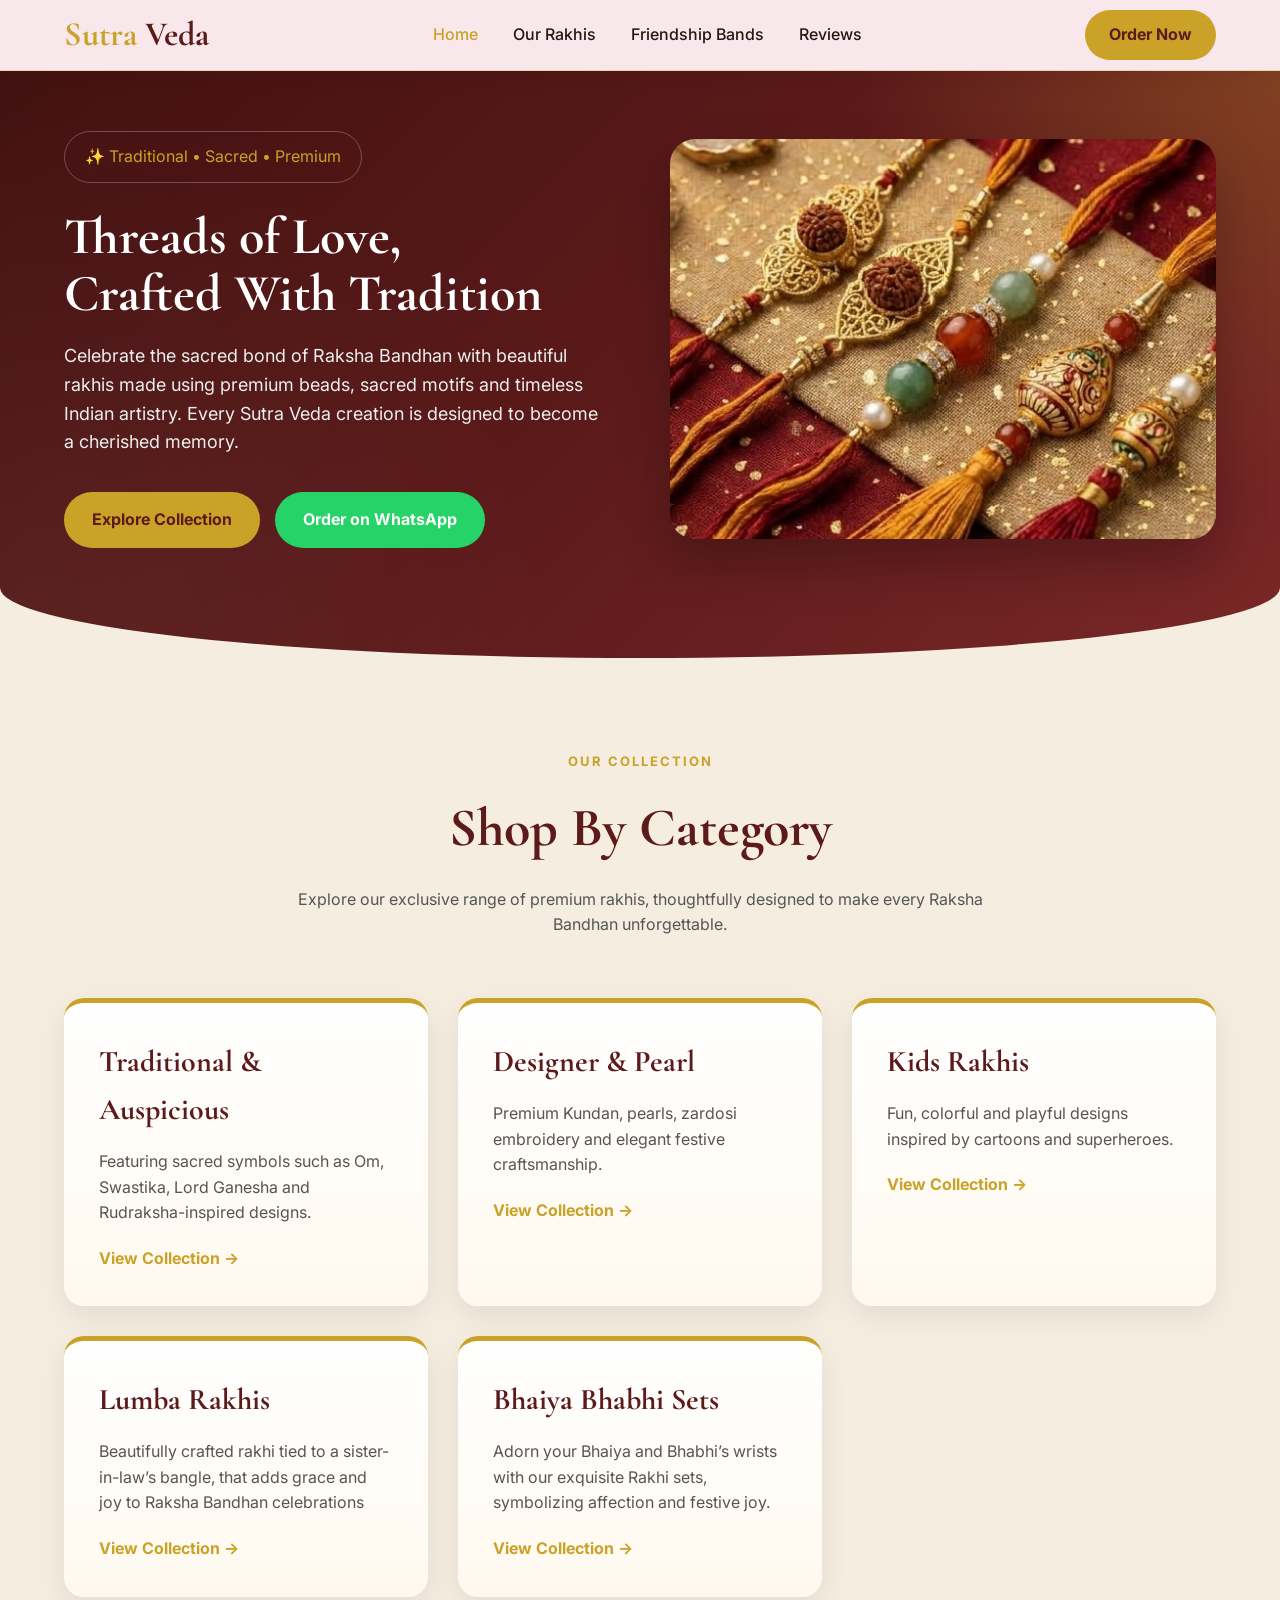
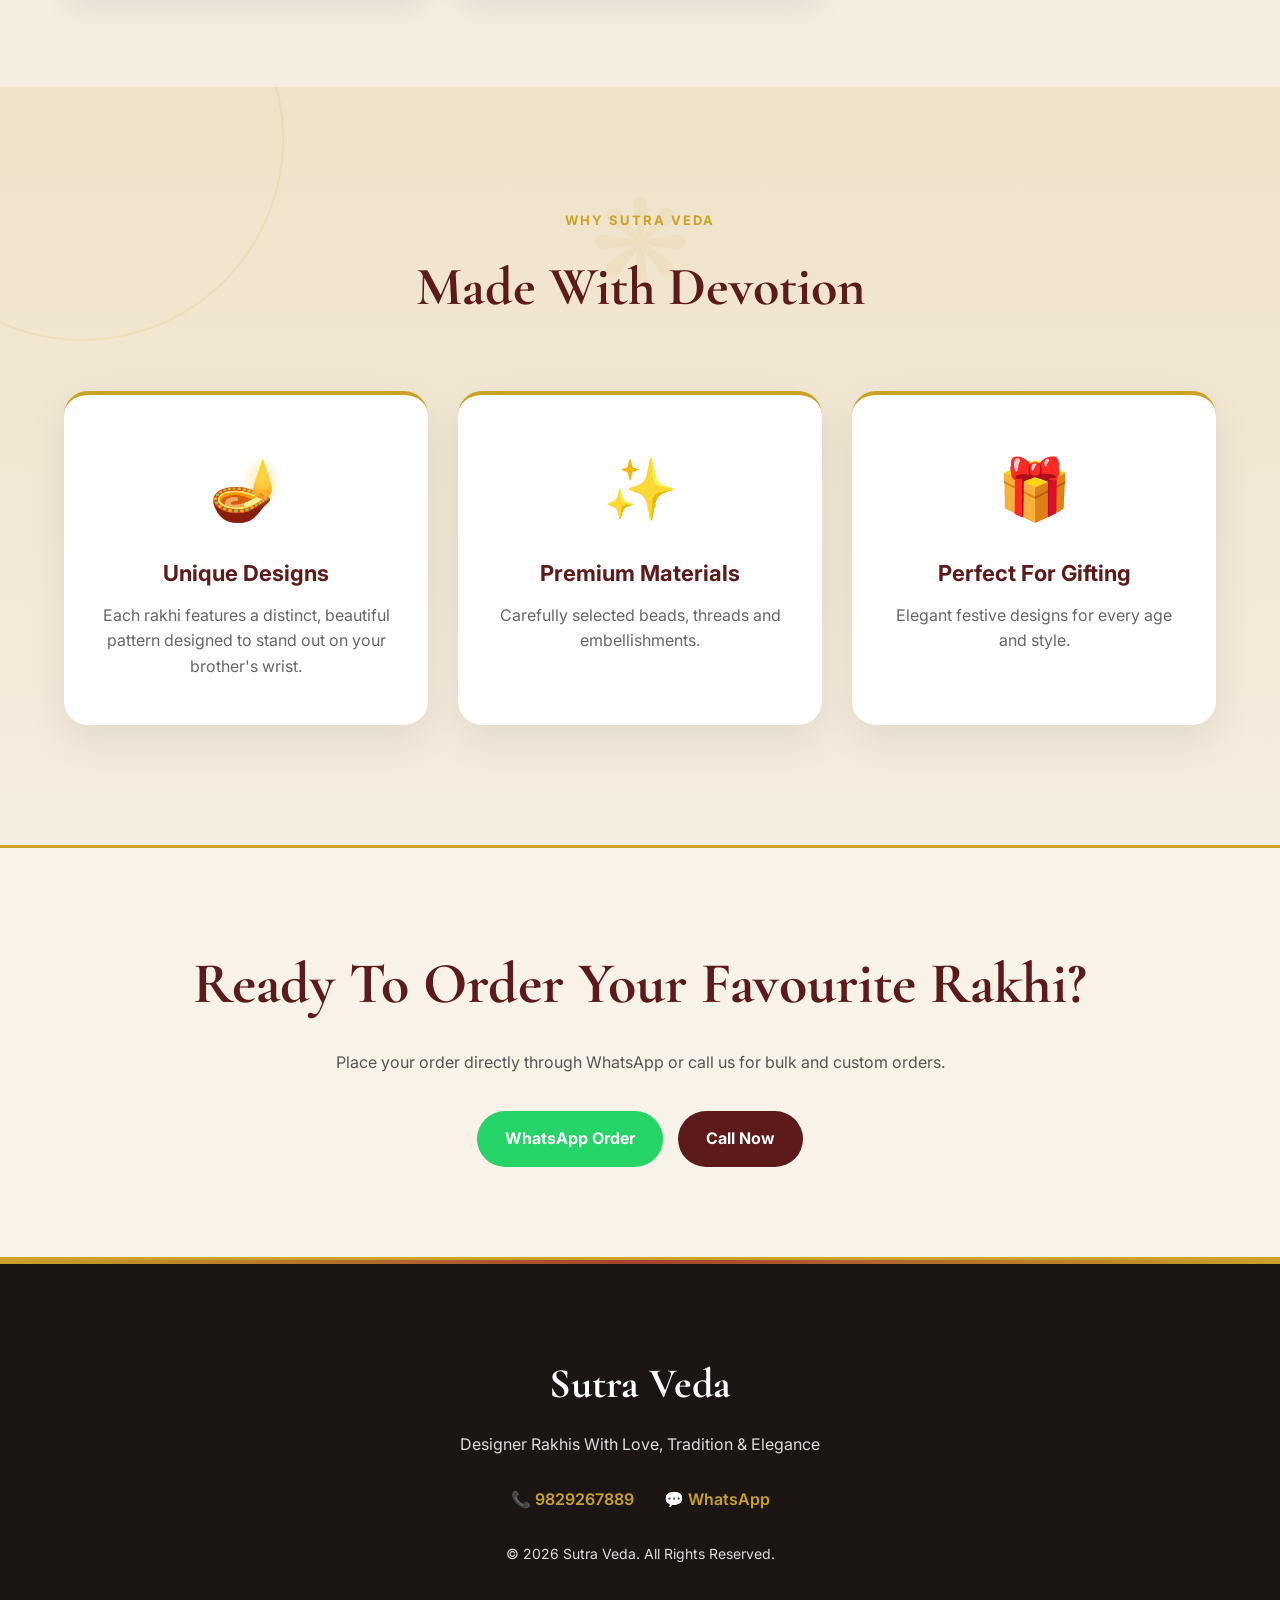
<file: Sutra Veda/index.html>
<!DOCTYPE html>
<html lang="en">

<head>

    <meta charset="UTF-8">
    <meta name="viewport" content="width=device-width, initial-scale=1.0">

    <title>Sutra Veda | Exclusive Rakhi Collection</title>

    <meta name="description"
        content="Premium rakhis made with love, tradition and artistry. Order directly via WhatsApp or Call.">

    <link rel="preconnect" href="https://fonts.googleapis.com">
    <link rel="preconnect" href="https://fonts.gstatic.com" crossorigin>

    <link
        href="https://fonts.googleapis.com/css2?family=Cormorant+Garamond:wght@500;600;700&family=Inter:wght@300;400;500;600;700&display=swap"
        rel="stylesheet">

    <link rel="stylesheet" href="css/style.css">

</head>

<body>

    <!-- NAVBAR -->

    <header class="header">

        <div class="container">

            <nav class="navbar">

                <a href="index.html" class="logo">
                    <span>Sutra</span> Veda
                </a>

                <button class="menu-toggle">
                    ☰
                </button>

                <ul class="nav-links">

                    <li><a href="index.html" class="active">Home</a></li>

                    <li><a href="products.html">Our Rakhis</a></li>

                    <li><a href="friendship-bands.html">Friendship Bands</a></li>

                    <li><a href="reviews.html">Reviews</a></li>


                </ul>

                <a href="https://wa.me/919829267889" target="_blank" class="nav-btn">

                    Order Now

                </a>

            </nav>

        </div>

    </header>

    

    <!-- HERO -->

    <section class="hero">

        <div class="container">

            <div class="hero-grid">

                <div class="hero-content">

                    <div class="hero-tag">

                        ✨ Traditional • Sacred • Premium

                    </div>

                    <h1>

                        Threads of Love,
                        <br>
                        Crafted With Tradition

                    </h1>

                    <p>

                        Celebrate the sacred bond of Raksha Bandhan with
                        beautiful rakhis made using premium beads,
                        sacred motifs and timeless Indian artistry.

                        Every Sutra Veda creation is designed to become a
                        cherished memory.

                    </p>
                    

                    <div class="hero-buttons">

                        <a href="products.html" class="btn-primary">

                            Explore Collection

                        </a>

                        <a href="https://wa.me/919829267889" target="_blank" class="btn-whatsapp">

                            Order on WhatsApp

                        </a>

                    </div>
                    

                </div>

                <div class="hero-image">

                    <img src="images/hero-rakhi.jpg" alt="Sutra Veda Rakhi">

                </div>

            </div>

        </div>

    </section>

    <!-- CATEGORY SECTION -->

    <section class="categories">

        <div class="container">

            <div class="section-header">

                <span>OUR COLLECTION</span>

                <h2>Shop By Category</h2>

                <p>

                    Explore our exclusive range of premium rakhis,
                    thoughtfully designed to make every Raksha Bandhan unforgettable.

                </p>

            </div>

            <div class="category-grid">

                <div class="category-card">

                    <h3>Traditional & Auspicious</h3>

                    <p>

                        Featuring sacred symbols such as Om, Swastika,
                        Lord Ganesha and Rudraksha-inspired designs.

                    </p>

                    <a href="products.html?category=Traditional%20%26%20Auspicious">
                        View Collection →
                    </a>

                </div>

                <div class="category-card">

                    <h3>Designer & Pearl</h3>

                    <p>

                        Premium Kundan, pearls, zardosi embroidery
                        and elegant festive craftsmanship.

                    </p>

                    <a href="products.html?category=Designer%20%26%20Pearl">
                        View Collection →
                    </a>

                </div>


                <div class="category-card">

                    <h3>Kids Rakhis</h3>

                    <p>

                        Fun, colorful and playful designs inspired
                        by cartoons and superheroes.

                    </p>

                    <a href="products.html?category=Kids%20Rakhis">
                        View Collection →
                    </a>

                </div>

                <div class="category-card">

                    <h3>Lumba Rakhis</h3>

                    <p>

                        Beautifully crafted rakhi tied to a sister-in-law’s bangle,
                        that adds grace and joy to Raksha Bandhan celebrations

                    </p>

                    <a href="products.html?category=Lumba%20Rakhis">
                        View Collection →
                    </a>

                </div>

                <div class="category-card">

                    <h3>Bhaiya Bhabhi Sets</h3>

                    <p>

                        Adorn your Bhaiya and Bhabhi’s wrists
                        with our exquisite Rakhi sets, symbolizing affection and festive joy.

                    </p>

                    <a href="products.html?category=Bhaiya%20Bhabhi%20Sets">
                        View Collection →
                    </a>

                </div>

            </div>

        </div>

    </section>

    <!-- WHY US -->


    <section class="why-us">

        <div class="container">

            <div class="section-header">

                <span>WHY SUTRA VEDA</span>

                <h2>Made With Devotion</h2>

            </div>

            <div class="why-grid">

                <div class="why-card">

                    <div class="icon">🪔</div>

                    <h3>Unique Designs</h3>

                    <p>

                        Each rakhi features a distinct,
                        beautiful pattern designed to stand out on your brother's wrist.

                    </p>

                </div>

                <div class="why-card">

                    <div class="icon">✨</div>

                    <h3>Premium Materials</h3>

                    <p>

                        Carefully selected beads,
                        threads and embellishments.

                    </p>

                </div>

                <div class="why-card">

                    <div class="icon">🎁</div>

                    <h3>Perfect For Gifting</h3>

                    <p>

                        Elegant festive designs for
                        every age and style.

                    </p>

                </div>

            </div>

        </div>

    </section>

    <!-- CTA -->

    <section class="cta">

        <div class="container">

            <h2>

                Ready To Order Your Favourite Rakhi?

            </h2>

            <p>

                Place your order directly through WhatsApp
                or call us for bulk and custom orders.

            </p>

            <div class="cta-buttons">

                <a href="https://wa.me/919829267889" target="_blank" class="btn-whatsapp">

                    WhatsApp Order

                </a>

                <a href="tel:9829267889" class="btn-call">

                    Call Now

                </a>

            </div>

        </div>

    </section>

    <!-- FOOTER -->

    <footer class="footer">

        <div class="container">

            <h3>Sutra Veda</h3>

            <p>

                Designer Rakhis With Love, Tradition & Elegance

            </p>

            <div class="footer-contact">

                <a href="tel:9829267889">

                    📞 9829267889

                </a>

                <a href="https://wa.me/919829267889" target="_blank">

                    💬 WhatsApp

                </a>

            </div>

            <p class="copyright">

                © 2026 Sutra Veda. All Rights Reserved.

            </p>

        </div>

    </footer>

    <script src="js/script.js"></script>

</body>

</html>
</file>
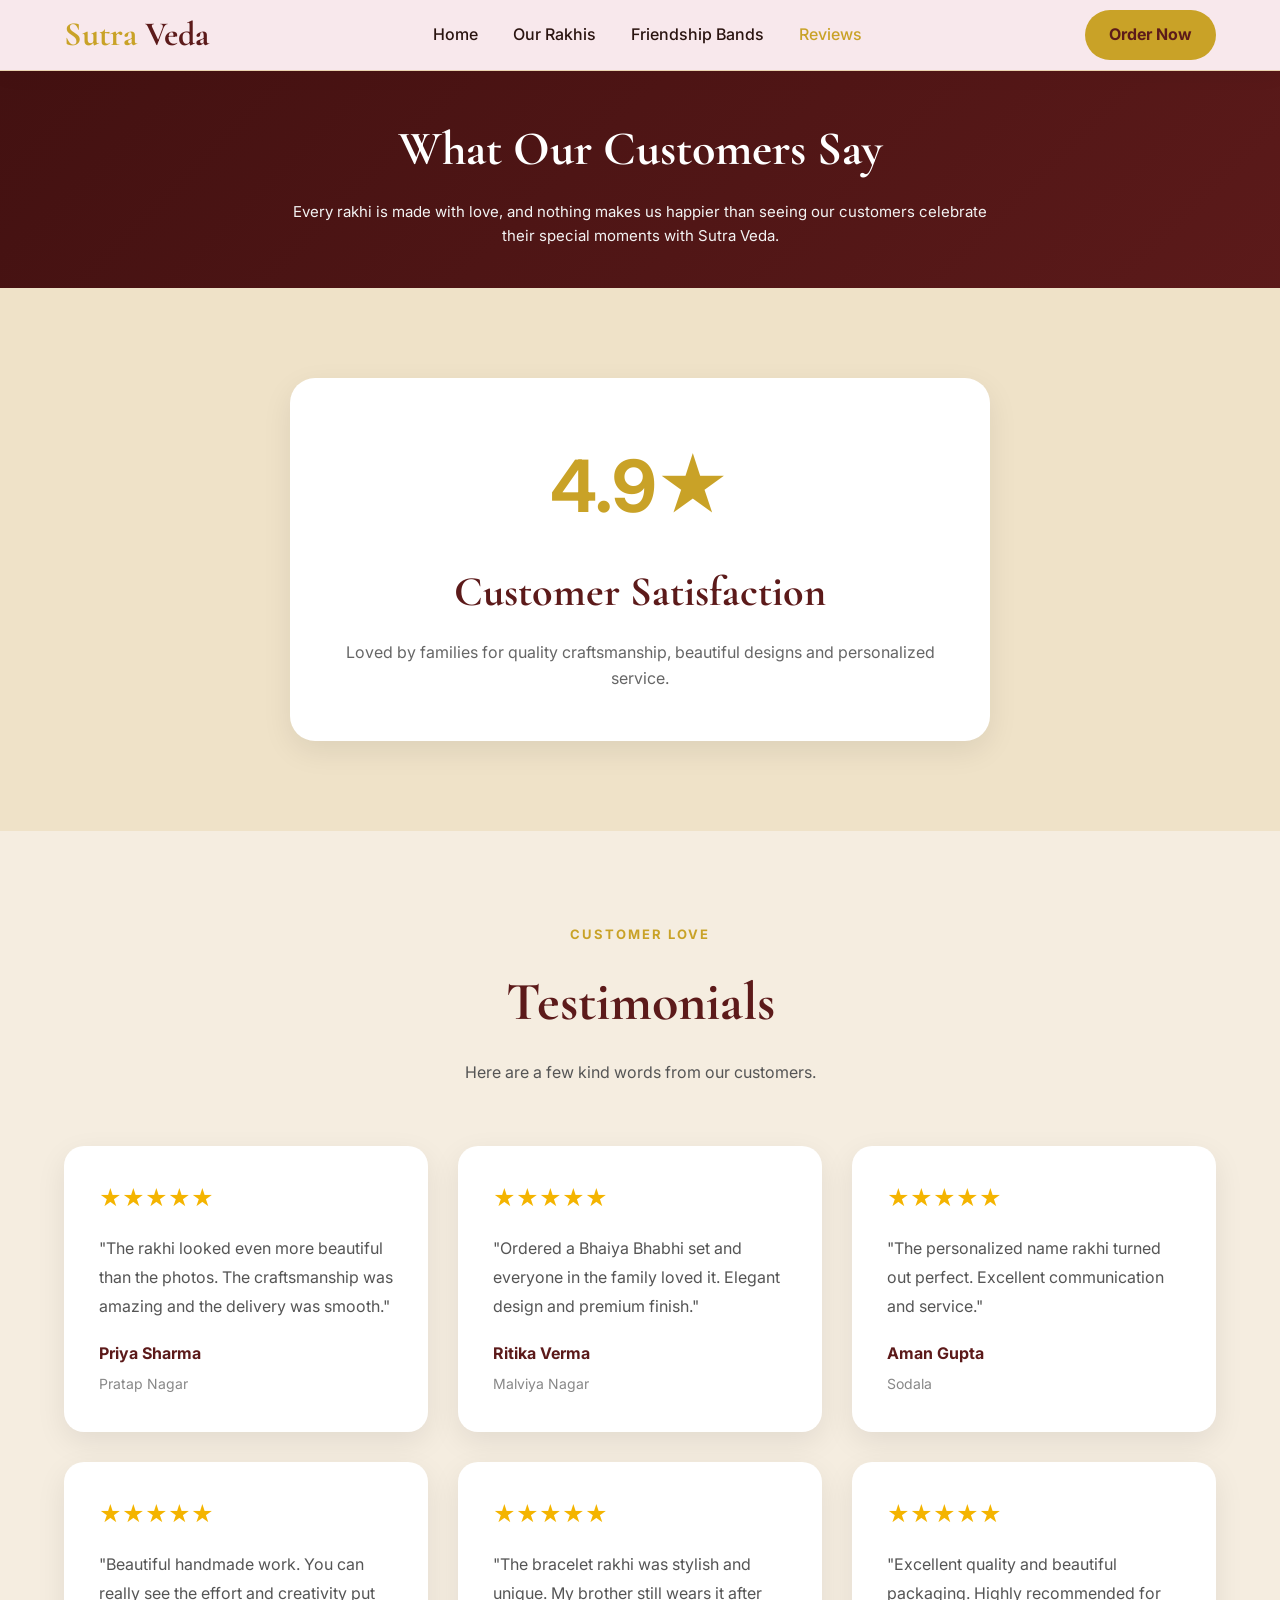
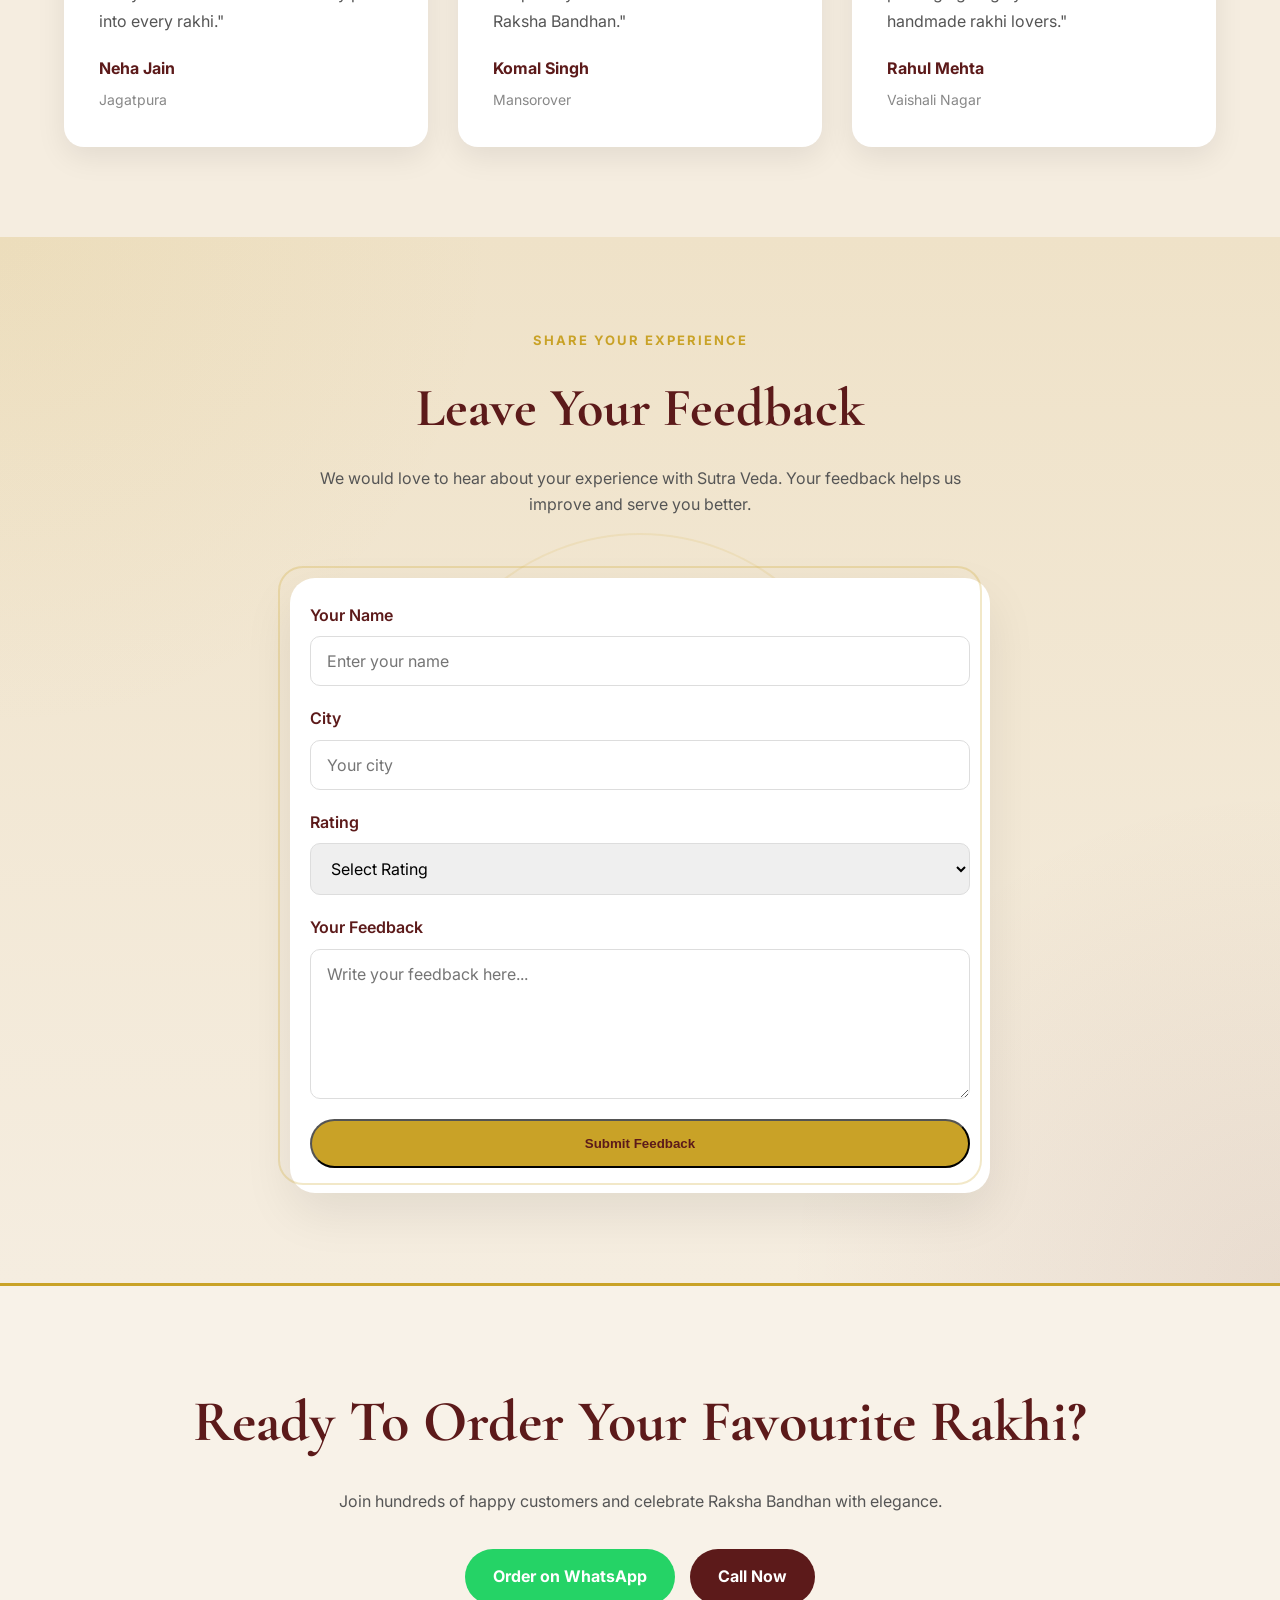
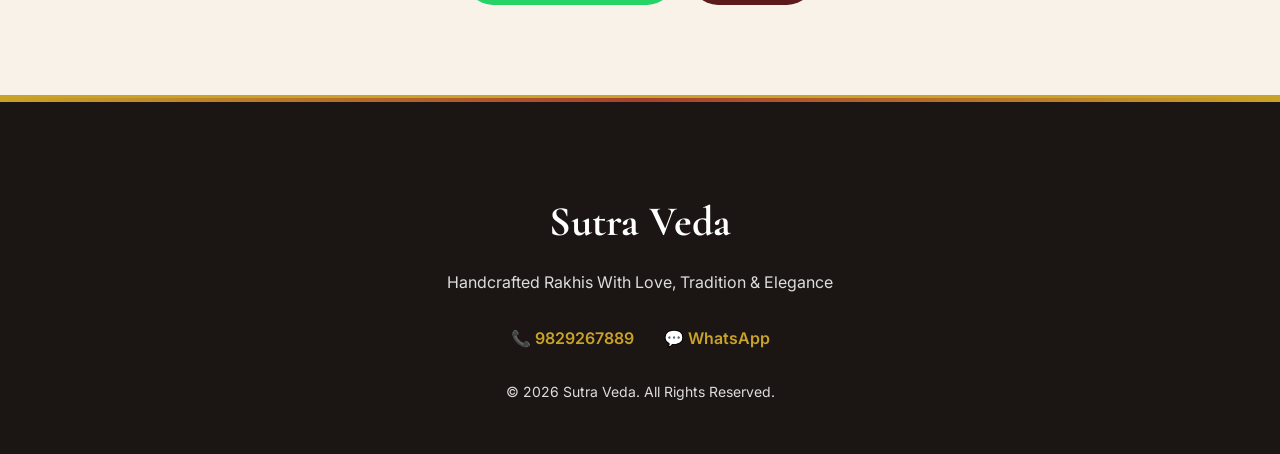
<file: Sutra Veda/reviews.html>
<!DOCTYPE html>
<html lang="en">

<head>

    <meta charset="UTF-8">
    <meta name="viewport" content="width=device-width, initial-scale=1.0">

    <title>Customer Reviews | Sutra Veda</title>

    <link rel="preconnect" href="https://fonts.googleapis.com">
    <link rel="preconnect" href="https://fonts.gstatic.com" crossorigin>

    <link
        href="https://fonts.googleapis.com/css2?family=Cormorant+Garamond:wght@500;600;700&family=Inter:wght@300;400;500;600;700&display=swap"
        rel="stylesheet">

    <link rel="stylesheet" href="css/style.css">

</head>

<body>

    <!-- NAVBAR -->

    <header class="header">

        <div class="container">

            <nav class="navbar">

                <a href="index.html" class="logo">
                    <span>Sutra</span> Veda
                </a>

                <button class="menu-toggle">
                    ☰
                </button>

                <ul class="nav-links">

                    <li><a href="index.html">Home</a></li>

                    <li><a href="products.html">Our Rakhis</a></li>

                    <li><a href="friendship-bands.html">Friendship Bands</a></li>

                    <li><a href="reviews.html" class="active">Reviews</a></li>

                </ul>

                <a href="https://wa.me/919829267889" target="_blank" class="nav-btn">

                    Order Now

                </a>

            </nav>

        </div>

    </header>

    <!-- HERO -->

    <section class="page-hero">

        <div class="container">

            <h1>What Our Customers Say</h1>

            <p>

                Every rakhi is made with love, and nothing
                makes us happier than seeing our customers celebrate
                their special moments with Sutra Veda.

            </p>

        </div>

    </section>

    <!-- OVERALL RATING -->

    <section class="rating-section">

        <div class="container">

            <div class="rating-box">

                <div class="rating-number">

                    4.9★

                </div>

                <h2>Customer Satisfaction</h2>

                <p>

                    Loved by families for quality craftsmanship,
                    beautiful designs and personalized service.

                </p>

            </div>

        </div>

    </section>

    <!-- TESTIMONIALS -->

    <section class="reviews-section">

        <div class="container">

            <div class="section-header">

                <span>CUSTOMER LOVE</span>

                <h2>Testimonials</h2>

                <p>

                    Here are a few kind words from our customers.

                </p>

            </div>

            <div class="reviews-grid">

                <!-- REVIEW 1 -->

                <div class="review-card">

                    <div class="stars">
                        ★★★★★
                    </div>

                    <p>

                        "The rakhi looked even more beautiful than the
                        photos. The craftsmanship was amazing and the
                        delivery was smooth."

                    </p>

                    <h4>Priya Sharma</h4>

                    <span>Pratap Nagar</span>

                </div>

                <!-- REVIEW 2 -->

                <div class="review-card">

                    <div class="stars">
                        ★★★★★
                    </div>

                    <p>

                        "Ordered a Bhaiya Bhabhi set and everyone in the
                        family loved it. Elegant design and premium finish."

                    </p>

                    <h4>Ritika Verma</h4>

                    <span>Malviya Nagar</span>

                </div>

                <!-- REVIEW 3 -->

                <div class="review-card">

                    <div class="stars">
                        ★★★★★
                    </div>

                    <p>

                        "The personalized name rakhi turned out perfect.
                        Excellent communication and service."

                    </p>

                    <h4>Aman Gupta</h4>

                    <span>Sodala</span>

                </div>

                <!-- REVIEW 4 -->

                <div class="review-card">

                    <div class="stars">
                        ★★★★★
                    </div>

                    <p>

                        "Beautiful handmade work. You can really see the
                        effort and creativity put into every rakhi."

                    </p>

                    <h4>Neha Jain</h4>

                    <span>Jagatpura</span>

                </div>

                <!-- REVIEW 5 -->

                <div class="review-card">

                    <div class="stars">
                        ★★★★★
                    </div>

                    <p>

                        "The bracelet rakhi was stylish and unique.
                        My brother still wears it after Raksha Bandhan."

                    </p>

                    <h4>Komal Singh</h4>

                    <span>Mansorover</span>

                </div>

                <!-- REVIEW 6 -->

                <div class="review-card">

                    <div class="stars">
                        ★★★★★
                    </div>

                    <p>

                        "Excellent quality and beautiful packaging.
                        Highly recommended for handmade rakhi lovers."

                    </p>

                    <h4>Rahul Mehta</h4>

                    <span>Vaishali Nagar</span>

                </div>

            </div>

        </div>

    </section>

    <!-- FEEDBACK FORM -->

    <section class="customer-gallery">

        <div class="container">

            <div class="section-header">

                <span>SHARE YOUR EXPERIENCE</span>

                <h2>Leave Your Feedback</h2>

                <p>

                    We would love to hear about your experience with
                    Sutra Veda. Your feedback helps us improve and
                    serve you better.

                </p>

            </div>

            <div class="feedback-form-container">

                <form class="feedback-form">

                    <div class="form-group">

                        <label>Your Name</label>

                        <input type="text" placeholder="Enter your name" required>

                    </div>

                    <div class="form-group">

                        <label>City</label>

                        <input type="text" placeholder="Your city">

                    </div>

                    <div class="form-group">

                        <label>Rating</label>

                        <select required>

                            <option value="">
                                Select Rating
                            </option>

                            <option>★★★★★ Excellent</option>

                            <option>★★★★☆ Very Good</option>

                            <option>★★★☆☆ Good</option>

                            <option>★★☆☆☆ Average</option>

                            <option>★☆☆☆☆ Poor</option>

                        </select>

                    </div>

                    <div class="form-group">

                        <label>Your Feedback</label>

                        <textarea rows="6" placeholder="Write your feedback here..." required></textarea>

                    </div>

                    <button type="submit" class="btn-primary">

                        Submit Feedback

                    </button>

                </form>

            </div>

        </div>

    </section>

    <!-- CTA -->

    <section class="cta">

        <div class="container">

            <h2>

                Ready To Order Your Favourite Rakhi?

            </h2>

            <p>

                Join hundreds of happy customers and celebrate
                Raksha Bandhan with elegance.

            </p>

            <div class="cta-buttons">

                <a href="https://wa.me/919829267889" target="_blank" class="btn-whatsapp">

                    Order on WhatsApp

                </a>

                <a href="tel:9829267889" class="btn-call">

                    Call Now

                </a>

            </div>

        </div>

    </section>

    <!-- FOOTER -->

    <footer class="footer">

        <div class="container">

            <h3>Sutra Veda</h3>

            <p>

                Handcrafted Rakhis With Love, Tradition & Elegance

            </p>

            <div class="footer-contact">

                <a href="tel:9829267889">

                    📞 9829267889

                </a>

                <a href="https://wa.me/919829267889" target="_blank">

                    💬 WhatsApp

                </a>

            </div>

            <p class="copyright">

                © 2026 Sutra Veda. All Rights Reserved.

            </p>

        </div>

    </footer>
    <script src="js/script.js"></script>
</body>

</html>
</file>
<file: Sutra Veda/css/style.css>
/* =========================
   SUTRA VEDA
   STYLE.CSS - PART 1
========================= */

/* RESET */

* {
    margin: 0;
    padding: 0;
    box-sizing: border-box;
}

html {
    scroll-behavior: smooth;
}

body {
    font-family: 'Inter', sans-serif;
    background: #F5EDE0;
    color: #2A1410;
    overflow-x: hidden;
    line-height: 1.6;
}

img {
    max-width: 100%;
    display: block;
}

a {
    text-decoration: none;
}

ul {
    list-style: none;
}

/* VARIABLES */

:root {

    --maroon: #5C1A1A;
    --maroon-dark: #431111;

    --gold: #C9A227;
    --gold-light: #e0be54;

    --ivory: #F5EDE0;
    --sand: #EFE2C8;

    --text: #2A1410;

    --white: #ffffff;

    --shadow:
        0 10px 30px rgba(0, 0, 0, .08);

    --transition:
        all .35s ease;
}

/* CONTAINER */

.container {
    width: 90%;
    max-width: 1200px;
    margin: auto;
}

/* SECTION COMMON */

section {
    padding: 90px 0;
}

.section-header {
    text-align: center;
    margin-bottom: 60px;
}

.section-header span {
    color: var(--gold);
    letter-spacing: 2px;
    font-size: 13px;
    font-weight: 700;
    text-transform: uppercase;
}

.section-header h2 {
    font-family: 'Cormorant Garamond', serif;
    font-size: 54px;
    margin-top: 12px;
    margin-bottom: 15px;
    color: var(--maroon);
}

.section-header p {
    max-width: 700px;
    margin: auto;
    color: #555;
}

/* HEADER */

.header {
    position: sticky;
    top: 0;
    z-index: 999;

    background: #f8e8ec;

    border-bottom: 1px solid rgba(201, 162, 39, .3);

    box-shadow:
        0 4px 20px rgba(0, 0, 0, .05);
}

.header.scrolled{

    background: #3a0909;
    box-shadow: 0 8px 25px rgba(0,0,0,.25);

    backdrop-filter: blur(12px);

    border-bottom: 1px solid rgba(201,162,39,.25);

    transition: .4s ease;
}

.header.scrolled .logo{
    color:white;
}

.header.scrolled .nav-links a{
    color:white;
}

.header.scrolled .nav-links a.active{
    color:var(--gold);
}

.header.scrolled .nav-links a:hover{
    color:var(--gold);
}



.navbar {
 display: flex;
    justify-content: space-between;
    align-items: center;
    min-height: 70px;
}

.logo {
    font-family: 'Cormorant Garamond', serif;
    font-size: 34px;
    font-weight: 700;
    color: #5C1A1A;
}

.logo span {
    color: var(--gold);
}

.nav-links {
    display: flex;
    gap: 35px;
}

.nav-links a {
    color: #2A1410;
    ;
    font-weight: 500;
    position: relative;
    transition: var(--transition);
}

.nav-links a:hover {
    color: var(--gold);
}

.nav-links a.active {
    color: var(--gold);
}

.nav-links a::after {
    content: '';
    position: absolute;
    width: 0;
    height: 2px;
    left: 0;
    bottom: -5px;
    background: var(--gold);
    transition: .3s;
}

.nav-links a:hover::after {
    width: 100%;
}

/* NAV BUTTON */

.nav-btn {
    background: var(--gold);
    color: var(--maroon);
    padding: 12px 24px;
    border-radius: 50px;
    font-weight: 700;
    transition: var(--transition);
}

.nav-btn:hover {
    transform: translateY(-3px);
    box-shadow:
        0 10px 20px rgba(201, 162, 39, .3);
}

/* HERO */


.hero {
    background:
        radial-gradient(circle at top right, rgba(201, 162, 39, .25), transparent 30%),
        radial-gradient(circle at bottom left, rgba(255, 255, 255, .05), transparent 40%),
        linear-gradient(135deg, #431111, #5C1A1A, #7A2727);
    color: white;
    padding: 60px 0 110px; /* Perfectly balanced height */
    
    /* Elegant curved bottom */
    border-bottom-left-radius: 50% 12%;
    border-bottom-right-radius: 50% 12%;
}
.hero-grid {
    display: grid;
    grid-template-columns: 1fr 1fr;
    gap: 60px;
    align-items: center;
}

.hero-tag {
    display: inline-block;
    border: 1px solid rgba(255, 255, 255, .25);
    color: var(--gold);
    padding: 12px 20px;
    border-radius: 50px;
    margin-bottom: 25px;
    backdrop-filter: blur(10px);
}

.hero-content h1 {
    font-family: 'Cormorant Garamond', serif;
    font-size: 52px; /* Decreased from 78px to match Picture 1 precisely */
    line-height: 1.1;
    margin-bottom: 20px;
}

.hero-content p {
    font-size: 18px;
    color: #eee;
    margin-bottom: 35px;
    max-width: 600px;
}

.hero-buttons {
    display: flex;
    gap: 15px;
    flex-wrap: wrap;
}

.hero-image img {
    border-radius: 25px;
    box-shadow:
        0 25px 50px rgba(0, 0, 0, .25);
        position: relative;
    z-index: 1;
    
    width: 100%;          
    max-width: 550px;     
    height: 400px;        
    
    object-fit: cover;    
    border-radius: 25px;
    margin-left: auto;
}

.hero-image {
    position: relative;
}

.hero-image::before {

    content: "";

    position: absolute;

    width: 350px;
    height: 350px;

    background:
        radial-gradient(rgba(201, 162, 39, .4),
            transparent 70%);

    top: 50%;
    left: 50%;

    transform:
        translate(-50%, -50%);

    z-index: 0;
}

/* BUTTONS */

.btn-primary {
    background: var(--gold);
    color: var(--maroon);
    padding: 15px 28px;
    border-radius: 50px;
    font-weight: 700;
    transition: var(--transition);
}

.btn-primary:hover {
    transform: translateY(-4px);
    box-shadow:
        0 12px 25px rgba(201, 162, 39, .4);
}

.btn-whatsapp {
    background: #25D366;
    color: white;
    padding: 15px 28px;
    border-radius: 50px;
    font-weight: 700;
    transition: var(--transition);
}

.btn-whatsapp:hover {
    transform: translateY(-4px);
}

.btn-call {
    background: var(--maroon);
    color: white;
    padding: 15px 28px;
    border-radius: 50px;
    font-weight: 700;
    transition: var(--transition);
}

.btn-call:hover {
    background: var(--maroon-dark);
}

/* CATEGORIES */

.categories {
    background: var(--ivory);
}

.category-grid {
    display: grid;
    grid-template-columns:
        repeat(auto-fit, minmax(300px, 1fr));
    gap: 30px;
}

.category-card {
    background:
        linear-gradient(180deg,
            #ffffff,
            #fff9ef);
    padding: 35px;
    border-radius: 20px;
    box-shadow: var(--shadow);
    transition: var(--transition);
    border-top: 5px solid var(--gold);
}

.category-card:hover {
    transform: translateY(-10px);
}

.category-card h3 {
    font-family: 'Cormorant Garamond', serif;
    font-size: 30px;
    color: var(--maroon);
    margin-bottom: 15px;
}

.category-card p {
    color: #555;
    margin-bottom: 20px;
}

.category-card a {
    color: var(--gold);
    font-weight: 700;
}

/* WHY US */

.why-us{
    background:
    linear-gradient(
        180deg,
        #EFE2C8 0%,
        #F5EDE0 100%
    );

    position:relative;
    overflow:hidden;
    padding:120px 0;
}
.why-grid{
    margin-top:60px;
}

.why-card{
    background:white;
    padding:45px 30px;
    border-radius:24px;
    text-align:center;

    box-shadow:
    0 15px 40px rgba(0,0,0,.08);

    border-top:4px solid var(--gold);

    transition:.35s;
}

.why-card:hover{
    transform:translateY(-12px);
}

.why-subtitle{
    max-width:700px;
    margin:20px auto 0;
    text-align:center;
    color:#6a5a52;
    font-size:18px;
}

.why-us::before{

    content:"";

    position:absolute;

    width:400px;
    height:400px;

    border-radius:50%;

    border:2px solid rgba(201,162,39,.12);

    top:-150px;
    left:-120px;
}


.section-divider{

    text-align:center;

    font-size:28px;

    color:var(--gold);

    background:var(--ivory);

    padding:20px 0;
}
.section-header{

    position:relative;
    z-index:2;
}

.why-us .section-header::before{

    content:"❋";

    position:absolute;

    top:-60px;
    left:50%;

    transform:translateX(-50%);

    font-size:120px;

    color:rgba(201,162,39,.08);

    z-index:-1;
}

.why-grid {
    display: grid;
    grid-template-columns:
        repeat(3, 1fr);
    gap: 30px;
}

.why-card:hover {
    transform: translateY(-8px);
}

.icon{
    font-size:60px;
    margin-bottom:20px;
}

.why-card h3 {
    color: var(--maroon);
    margin-bottom: 12px;
    font-size: 22px;
}

.why-card p {
    color: #666;
}

/* CTA */

.cta {
    background:#F8F2E8;
    color:#2A1410;
    text-align:center;

    border-top:3px solid #C9A227;
    border-bottom:3px solid #C9A227;
}

.cta h2 {
    color:#5C1A1A;
    font-family: 'Cormorant Garamond', serif;
    font-size: 58px;
    margin-bottom: 20px;
}

.cta p{

    color:#555;

    max-width:700px;

    margin:auto;

    margin-bottom:35px;
}

.cta-buttons {
    display: flex;
    justify-content: center;
    gap: 15px;
    flex-wrap: wrap;
}

/* =========================
   STYLE.CSS - PART 2
========================= */

/* PAGE HERO */

.page-hero {
background: linear-gradient(135deg, #431111, #5C1A1A);
    color: white;
    text-align: center;
    
    /* Significantly reduced size */
    padding: 40px 0 70px;
    margin-bottom: -30px;

    border-bottom-left-radius:50% 12%;
    border-bottom-right-radius:50% 12%;
}

.page-hero h1 {
    font-family: 'Cormorant Garamond', serif;
    font-size: 48px; /* Tighter text size matching the main collection header */
    margin-bottom: 12px;
}

.page-hero p {
    max-width: 700px;
    margin: auto;
    color: #f3f3f3;
    font-size: 15px;
}

/* PRODUCTS SECTION */

.product-section {
    background: var(--ivory);
}
.image-modal{
    display:none;
    position:fixed;
    z-index:99999;
    inset:0;

    background:rgba(0,0,0,.9);

    justify-content:center;
    align-items:center;
}

.image-modal img{
    max-width:90%;
    max-height:90%;
    border-radius:15px;
}

.close-modal{
    position:absolute;
    top:20px;
    right:30px;

    color:white;
    font-size:40px;
    cursor:pointer;
}

/* CATEGORY FILTER */

.category-filter {
    display: flex;
    gap: 12px;
    justify-content: center;
    flex-wrap: wrap;
    margin-bottom: 60px;
}

.filter-btn {
    border: none;
    background: white;
    color: var(--maroon);
    padding: 12px 22px;
    border-radius: 50px;
    cursor: pointer;
    font-weight: 600;
    transition: var(--transition);
    box-shadow: var(--shadow);
}

.filter-btn:hover {
    background: var(--gold);
    color: var(--maroon);
}

.filter-btn.active {
    background: var(--gold);
    color: var(--maroon);
}

/* PRODUCT GRID */

.product-grid {
    display: grid !important; 
    grid-template-columns: repeat(3, 1fr) !important; 
    gap: 20px !important;
    width: 100%;
}

/* PRODUCT CARD */

.product-card {
    background: #ffffff;
    border-radius: 22px;
    overflow: hidden;
    position: relative;
    transition: var(--transition);
    border: 1px solid rgba(201, 162, 39, 0.2);
    box-shadow: 0 10px 30px rgba(0, 0, 0, 0.06);
    
    /* Forces the total card height to stay short and neat */
    display: flex;
    flex-direction: column;
    height: auto;
}

.product-card:hover {
    transform: translateY(-8px);
    box-shadow: 0 15px 35px rgba(92, 26, 26, 0.12); /* Warm, deeper hover shadow */
    border-color: rgba(201, 162, 39, 0.5);
}

.product-card img {
    width: 100%;
    height: 220px !important; 
    object-fit: cover;
}

/* BADGE */

.product-badge {
    position: absolute;
    top: 15px;
    left: 15px;
    background: var(--gold);
    color: var(--maroon);
    padding: 8px 14px;
    border-radius: 30px;
    font-size: 12px;
    font-weight: 700;
    z-index: 2;
}

/* PRODUCT CONTENT */

.product-content {
    padding: 18px;
}

.product-category {
    display: inline-block;
    color: var(--gold);
    font-size: 13px;
    font-weight: 700;
    letter-spacing: 1px;
    text-transform: uppercase;
    margin-bottom: 10px;
}

.product-content h3 {
    font-family: 'Cormorant Garamond', serif;
    font-size: 24px; /* Slightly scaled down text for smaller cards */
    margin-bottom: 8px;
    color: var(--maroon);
}

.price {
    font-size: 24px;
    font-weight: 700;
    color: var(--maroon);
    margin-bottom: 20px;
}

/* PRODUCT BUTTONS */

.product-actions {
    display: flex;
    gap: 12px;
}

.order-btn-card {
    flex: 1;
    background: #25D366;
    color: white;
    text-align: center;
    padding: 12px;
    border-radius: 10px;
    font-weight: 700;
    transition: var(--transition);
}

.order-btn-card:hover {
    transform: translateY(-3px);
}

.call-btn-card {
    flex: 1;
    background: var(--maroon);
    color: white;
    text-align: center;
    padding: 12px;
    border-radius: 10px;
    font-weight: 700;
    transition: var(--transition);
}

.call-btn-card:hover {
    background: var(--maroon-dark);
}

/* =========================
   OFFERS PAGEF
========================= */

.offers-section {
    background: var(--ivory);
}

.offers-grid {
    display: grid;
    grid-template-columns:
        repeat(auto-fit, minmax(300px, 1fr));
    gap: 30px;
}

.offer-card {
    background: white;
    padding: 35px;
    border-radius: 20px;
    box-shadow: var(--shadow);
    transition: var(--transition);
    position: relative;
}

.offer-card:hover {
    transform: translateY(-10px);
}

.offer-badge {
    position: absolute;
    top: 18px;
    right: 18px;
    background: var(--gold);
    color: var(--maroon);
    padding: 8px 14px;
    border-radius: 30px;
    font-size: 12px;
    font-weight: 700;
}

.offer-card h3 {
    font-family: 'Cormorant Garamond', serif;
    font-size: 34px;
    color: var(--maroon);
    margin-bottom: 15px;
}

.offer-card p {
    color: #666;
    line-height: 1.7;
}

/* BULK ORDER */

.bulk-order-section {
    background: var(--sand);
}

.bulk-order-box {
    background: white;
    padding: 60px;
    text-align: center;
    border-radius: 25px;
    box-shadow: var(--shadow);
}

.bulk-order-box h2 {
    font-family: 'Cormorant Garamond', serif;
    font-size: 54px;
    color: var(--maroon);
    margin-bottom: 20px;
}

.bulk-order-box p {
    max-width: 800px;
    margin: auto;
    color: #666;
    margin-bottom: 30px;
}

/* BENEFITS */

.offer-benefits {
    background: var(--ivory);
}

.benefits-grid {
    display: grid;
    grid-template-columns:
        repeat(auto-fit, minmax(250px, 1fr));
    gap: 30px;
}

.benefit-card {
    background: white;
    padding: 35px;
    border-radius: 20px;
    text-align: center;
    box-shadow: var(--shadow);
    transition: var(--transition);
}

.benefit-card:hover {
    transform: translateY(-8px);
}

.benefit-icon {
    font-size: 42px;
    margin-bottom: 15px;
}

.benefit-card h3 {
    color: var(--maroon);
    margin-bottom: 12px;
}

.benefit-card p {
    color: #666;
}

/* FESTIVAL BANNER */

.festival-banner {
    background:
        linear-gradient(135deg,
            #5C1A1A,
            #431111);
    color: white;
    text-align: center;
}

.festival-banner h2 {
    font-family: 'Cormorant Garamond', serif;
    font-size: 58px;
    margin-bottom: 20px;
}

.festival-banner p {
    max-width: 700px;
    margin: auto;
    margin-bottom: 35px;
    color: #f1f1f1;
}

/* =========================
   STYLE.CSS - PART 3
   REVIEWS + FOOTER +
   RESPONSIVE + ANIMATIONS
========================= */

/* REVIEWS PAGE */

.rating-section {
    background: var(--sand);
}

.rating-box {
    background: white;
    max-width: 700px;
    margin: auto;
    padding: 50px;
    border-radius: 25px;
    text-align: center;
    box-shadow: var(--shadow);
}

.rating-number {
    font-size: 72px;
    font-weight: 700;
    color: var(--gold);
    margin-bottom: 15px;
}

.rating-box h2 {
    font-family: 'Cormorant Garamond', serif;
    font-size: 42px;
    color: var(--maroon);
    margin-bottom: 15px;
}

.rating-box p {
    color: #666;
}

.reviews-section {
    background: var(--ivory);
}

.reviews-grid {
    display: grid;
    grid-template-columns:
        repeat(auto-fit, minmax(320px, 1fr));
    gap: 30px;
}

.review-card {
    background: white;
    padding: 35px;
    border-radius: 20px;
    box-shadow: var(--shadow);
    transition: var(--transition);
}

.review-card:hover {
    transform: translateY(-8px);
}

.stars {
    color: #f4b400;
    font-size: 22px;
    margin-bottom: 18px;
}

.review-card p {
    color: #555;
    line-height: 1.8;
    margin-bottom: 20px;
}

.review-card h4 {
    color: var(--maroon);
    margin-bottom: 5px;
}

.review-card span {
    color: #888;
    font-size: 14px;
}

/* FEEDBACK FORM */

.feedback-form-container{

    max-width:700px;
    margin:auto;

    background:white;

    padding:25px 20px;

    border-radius:25px;

    position:relative;

    z-index:2;

    box-shadow:
    0 20px 50px rgba(0,0,0,.08);
}

/* Floating border */

.feedback-form-container::before{

    content:"";

    position:absolute;

    top:-12px;
    left:-12px;

    width:100%;
    height:100%;

    border:2px solid rgba(201,162,39,.25);

    border-radius:25px;

    z-index:-1;
}

.feedback-form{

    display:flex;
    flex-direction:column;
    gap:20px;
}

.form-group{

    display:flex;
    flex-direction:column;
    gap:8px;
}

.form-group label{

    color:var(--maroon);
    font-weight:600;
}

.form-group input,
.form-group select,
.form-group textarea{

    padding:14px 16px;

    border:1px solid #ddd;

    border-radius:10px;

    font-size:16px;

    font-family:'Inter',sans-serif;
}

.form-group input:focus,
.form-group select:focus,
.form-group textarea:focus{

    outline:none;

    border-color:var(--gold);

    box-shadow:
    0 0 0 4px rgba(201,162,39,.12);
}

/* FEEDBACK SECTION */

.customer-gallery{

    position:relative;

    background:
    radial-gradient(
        circle at top left,
        rgba(201,162,39,.08),
        transparent 30%
    ),

    radial-gradient(
        circle at bottom right,
        rgba(92,26,26,.08),
        transparent 30%
    ),

    linear-gradient(
        180deg,
        #EFE2C8,
        #F5EDE0
    );

    overflow:hidden;
}

/* Decorative circles */

.customer-gallery::before{

    content:"";

    position:absolute;

    width:450px;
    height:450px;

    border:2px solid rgba(201,162,39,.12);

    border-radius:50%;

    top:50%;
    left:50%;

    transform:
    translate(-50%,-50%);
}

.customer-gallery::after{

    content:"";

    position:absolute;

    width:320px;
    height:320px;

    border:2px solid rgba(201,162,39,.08);

    border-radius:50%;

    top:50%;
    left:50%;

    transform:
    translate(-50%,-50%);
}

/* FOOTER */

.footer {

    background:#1B1613;
    color:white;
    text-align:center;
    position:relative;
    padding:90px 0 50px;
}
.footer::before{

    content:"";

    position:absolute;

    top:0;
    left:0;

    width:100%;
    height:4px;

    background:
    linear-gradient(
    90deg,
    #C9A227,
    #A6402F,
    #C9A227
    );

}
.footer h3 {
    font-family: 'Cormorant Garamond', serif;
    font-size: 42px;
    margin-bottom: 15px;
}

.footer p {
    color: #ddd;
}

.footer-contact {
    display: flex;
    justify-content: center;
    gap: 30px;
    flex-wrap: wrap;
    margin: 30px 0;
}

.footer-contact a {
    color: var(--gold);
    font-weight: 600;
    transition: var(--transition);
}

.footer-contact a:hover {
    color: white;
}

.copyright {
    margin-top: 20px;
    font-size: 14px;
    color: #aaa;
}

/* ANIMATIONS */

@keyframes fadeUp {

    from {
        opacity: 0;
        transform: translateY(30px);
    }

    to {
        opacity: 1;
        transform: translateY(0);
    }

}

.hero-content,
.hero-image,
.category-card,
.why-card,
.product-card,
.offer-card,
.review-card {
    animation: fadeUp .8s ease;
}

/* SCROLLBAR */

::-webkit-scrollbar {
    width: 10px;
}

::-webkit-scrollbar-track {
    background: #f1f1f1;
}

::-webkit-scrollbar-thumb {
    background: var(--gold);
    border-radius: 10px;
}

::-webkit-scrollbar-thumb:hover {
    background: #b8901d;
}

/* MOBILE RESPONSIVE */

@media(max-width:992px) {

    .hero-grid {
        grid-template-columns: 1fr;
        text-align: center;
    }

    .hero-content p {
        margin-left: auto;
        margin-right: auto;
    }

    .hero-buttons {
        justify-content: center;
    }

    .why-grid {
        grid-template-columns: 1fr;
    }

    .bulk-order-box {
        padding: 40px;
    }

}
.menu-toggle{
    display:none;
    background:none;
    border:none;
    font-size:30px;
    cursor:pointer;
    color:var(--maroon);
}

@media(max-width:768px) {

    .menu-toggle{
    display:block;
}

    section {
        padding: 70px 0;
    }

    .navbar{
    flex-direction:row;
    justify-content:space-between;
    align-items:center;
}

    .nav-links{
    display:none;
    flex-direction:column;
    position:absolute;
    top:70px;
    left:0;
    width:100%;

    background:white;

    padding:20px;

    box-shadow:0 10px 20px rgba(0,0,0,.1);
}
.nav-links.show{
    display:flex;
}

.nav-btn{
    display:none;
}

    .product-grid {
    grid-template-columns: repeat(2,1fr) !important;
}

    .hero {
        padding: 80px 0;
    }

    .hero-content h1 {
        font-size: 52px;
    }

    .page-hero h1 {
        font-size: 48px;
    }

    .hero-image img{
        max-width:100%;
        height:300px;
        margin:auto;
    }

    .section-header h2 {
        font-size: 42px;
    }

    .cta h2,
    .festival-banner h2 {
        font-size: 42px;
    }

    .bulk-order-box h2 {
        font-size: 42px;
    }

    .rating-number {
        font-size: 56px;
    }

    .rating-box h2 {
        font-size: 34px;
    }

    .product-card img {
        height: 220px;
    }

    .product-actions {
        flex-direction: column;
    }

    .category-filter{
    display:flex;
    overflow-x:auto;
    gap:10px;
    padding-bottom:10px;
}
.category-filter::-webkit-scrollbar{
    display:none;
}
.filter-btn{
    white-space:nowrap;
    flex-shrink:0;
}

}

@media(max-width:576px) {

    .container {
        width: 92%;
    }

.nav-links {
    flex-direction: column;
    gap: 12px;
}
 .product-grid{
        grid-template-columns: 1fr !important;
    }

.product-card img {
    height: 220px !important;
}

.reviews-grid{
        grid-template-columns:1fr;
    }
    .hero-content h1 {
        font-size: 42px;
    }

    .page-hero h1 {
        font-size: 40px;
    }

    .section-header h2 {
        font-size: 36px;
    }

    .cta h2,
    .festival-banner h2 {
        font-size: 36px;
    }

    .bulk-order-box {
        padding: 30px 20px;
    }

    .rating-box {
        padding: 35px 20px;
    }

    .hero-buttons,
    .cta-buttons {
        flex-direction: column;
        width: 100%;
    }

    .btn-primary,
    .btn-whatsapp,
    .btn-call {
        text-align: center;
        width: 100%;
    }

    .category-card,
    .offer-card,
    .review-card {
        padding: 25px;
    }

}

/* JS ANIMATIONS */

.hidden-element {

    opacity: 0;
    transform: translateY(40px);
    transition: all .8s ease;

}

.show-element {

    opacity: 1;
    transform: translateY(0);

}

/* SCROLL BUTTON */

#scrollTopBtn {

    position: fixed;
    right: 20px;
    bottom: 20px;

    width: 50px;
    height: 50px;

    border: none;
    border-radius: 50%;

    background: #C9A227;
    color: #5C1A1A;

    font-size: 22px;
    font-weight: 700;

    cursor: pointer;

    opacity: 0;
    visibility: hidden;

    transition: .3s;

    z-index: 9999;

}

#scrollTopBtn.show {

    opacity: 1;
    visibility: visible;

}

#scrollTopBtn:hover {

    transform: translateY(-4px);

}
</file>
